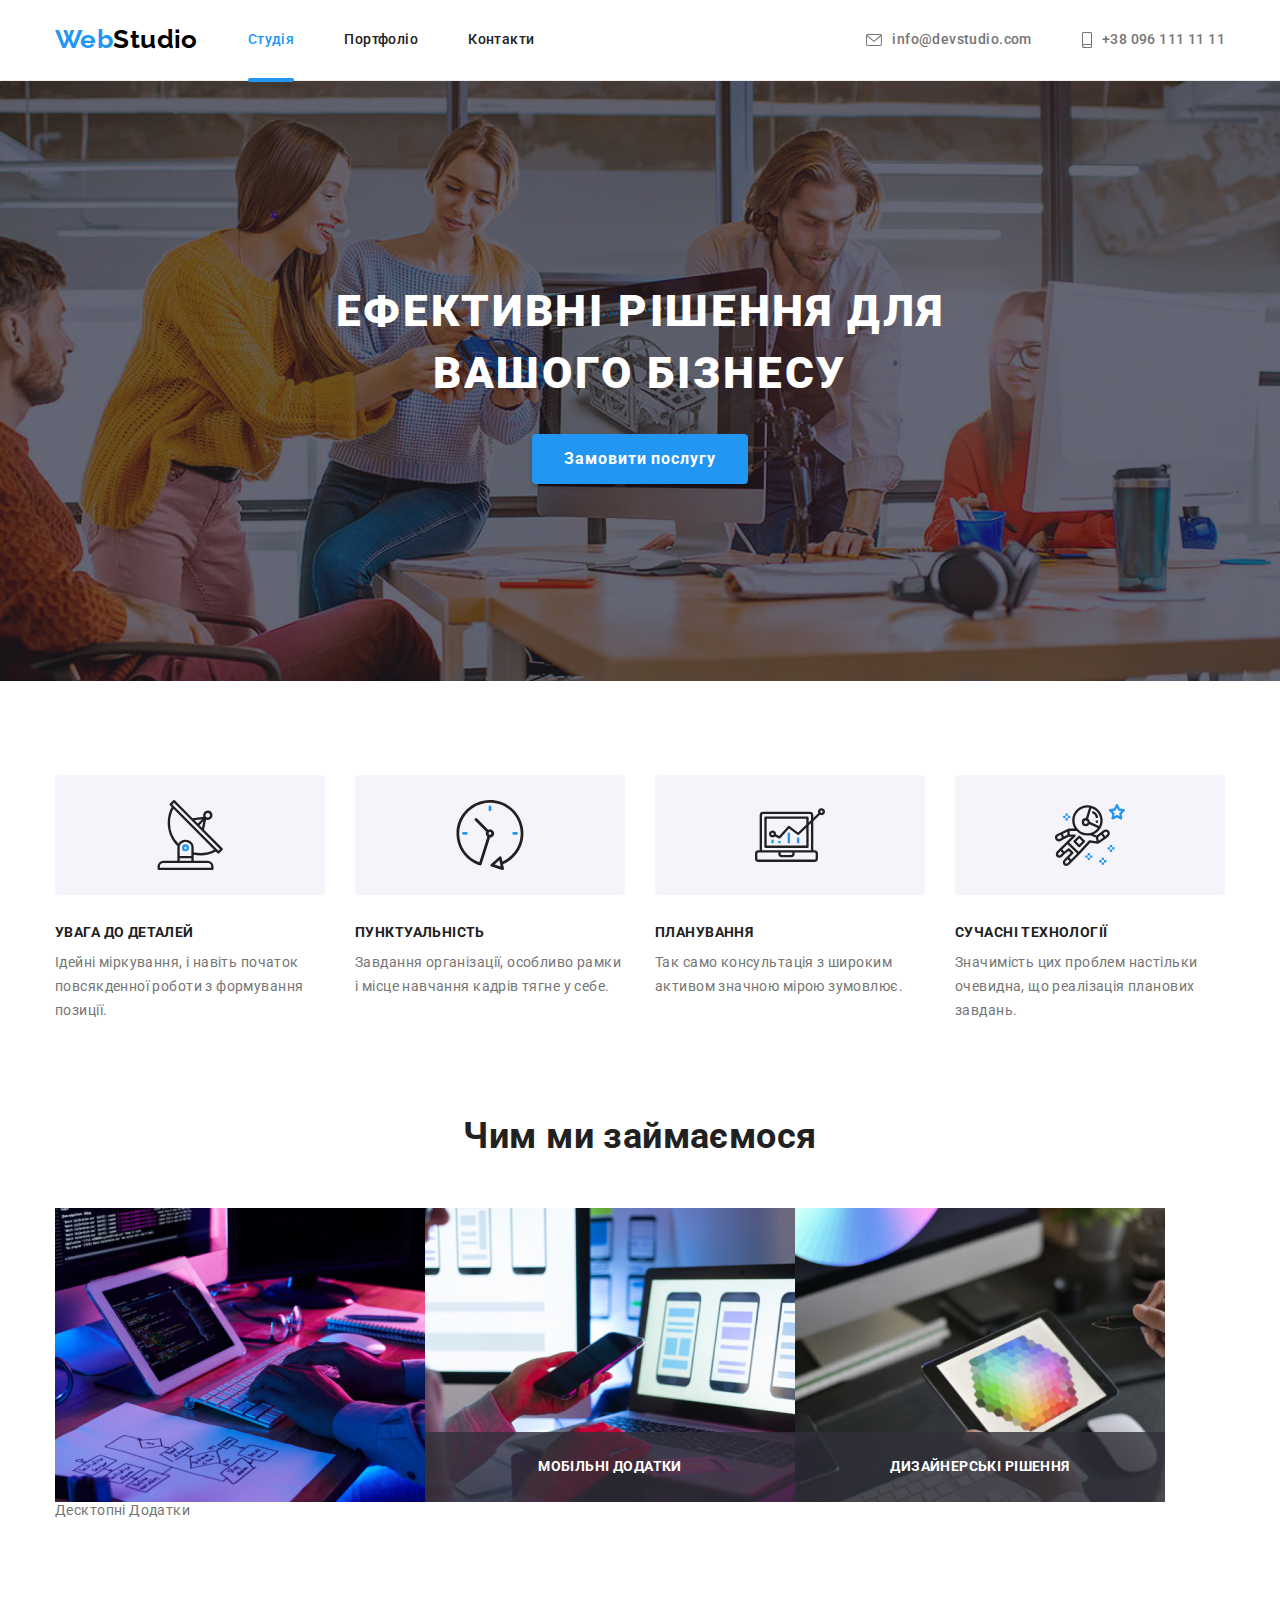
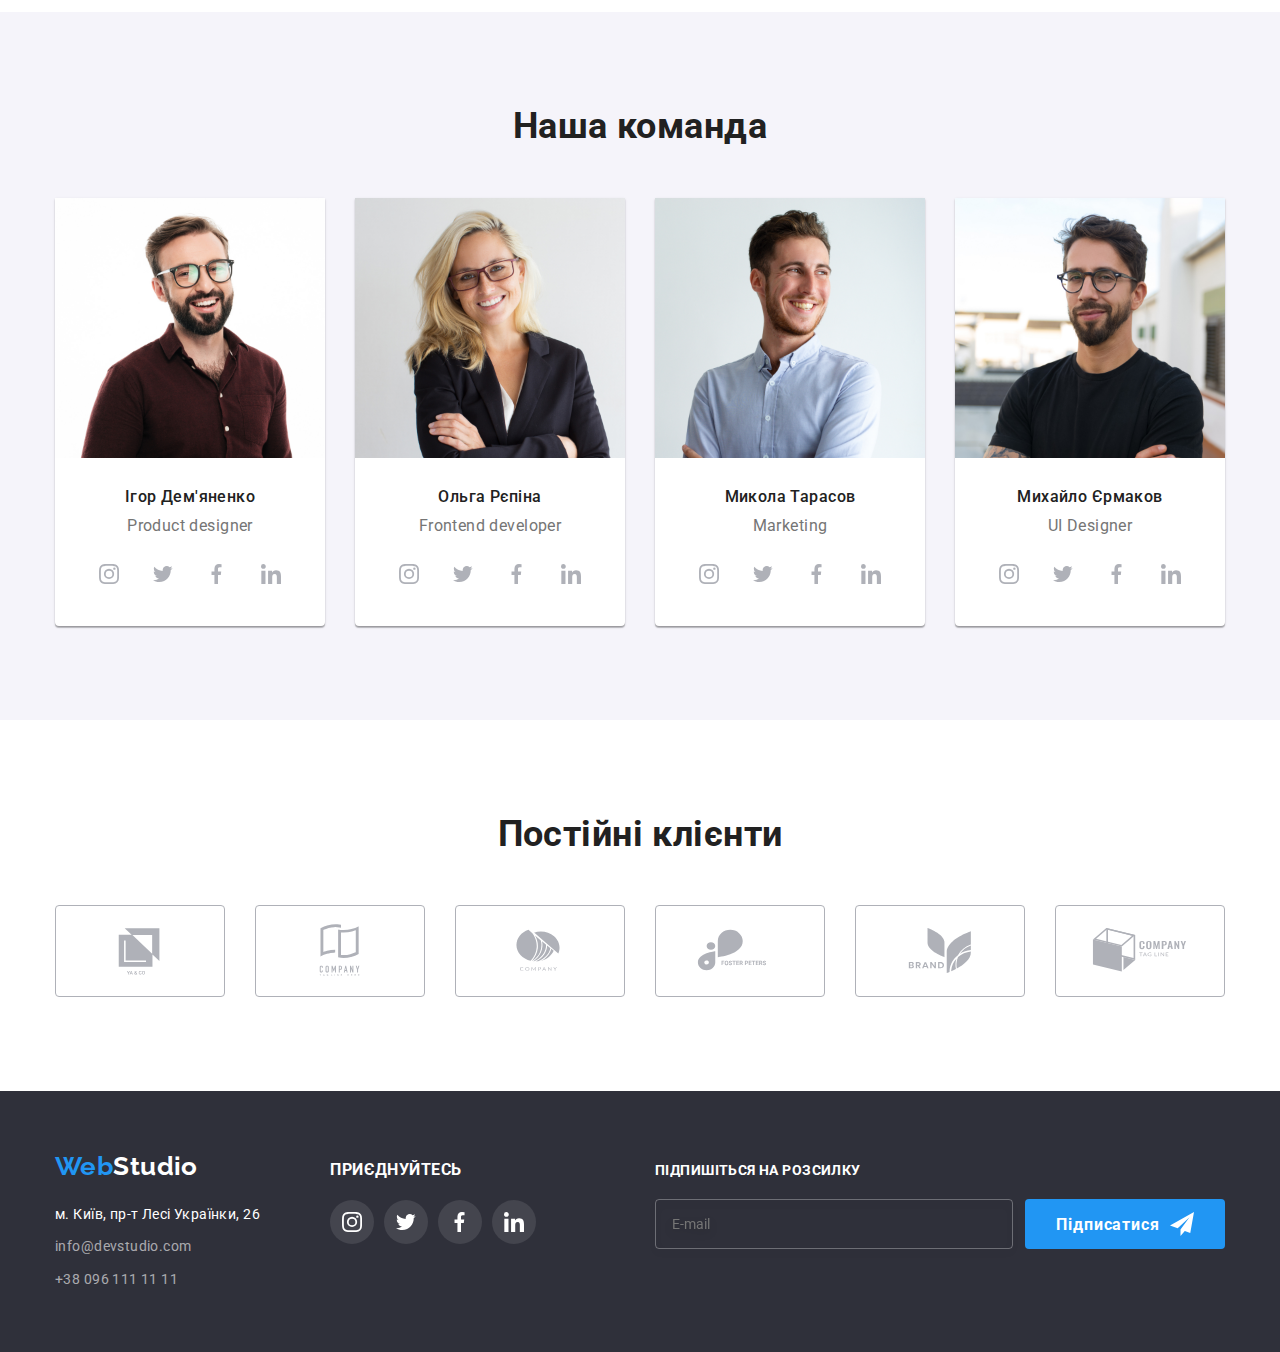
<file: index.html>
<!DOCTYPE html>
<html lang="uk">
  <head>
    <meta charset="UTF-8" />
    <meta http-equiv="X-UA-Compatible" content="IE=edge" />
    <meta name="viewport" content="width=device-width, initial-scale=1.0" />
    <title>Studio</title>
    <link rel="preconnect" href="https://fonts.googleapis.com" />
    <link rel="preconnect" href="https://fonts.gstatic.com" crossorigin />
    <link
      href="https://fonts.googleapis.com/css2?family=Raleway:wght@700&family=Roboto:wght@400;500;700;900&display=swap"
      rel="stylesheet"
    />
    <link rel="stylesheet" href="https://cdnjs.cloudflare.com/ajax/libs/modern-normalize/1.1.0/modern-normalize.min.css">
    <link rel="stylesheet" href="./css/main.min.css">
    <!-- <link rel="stylesheet" href="./css/styles.css" /> -->
  </head>
  <body class="page">
    <!--Buttons above-->

    <header class="header">
      <div class="container header__container">
      <nav class="nav">
        <a class="logo header__logo" href="./index.html" lang="en">
          Web<span class="header__logo-dark">Studio</span></a
        >
        <ul class="nav__list list">
          <li class="nav__item">
            <a class="nav__link nav__link--current" href="./index.html" target="_self">Студія</a>
          </li>
          <li class="nav__item">
            <a class="nav__link link" href="./portfolio.html" target="_self">Портфоліо</a>
          </li>
          <li class="nav__item">
            <a class="nav__link link" href="">Контакти</a>
          </li>
        </ul>
      </nav>
      <ul class="header__list list">
        <li class="header__contact-item">
          <a class="header__link link" href="mailto:info@devstudio.com">
            <svg class="header__icon" width="16" height="12">
              <use href="./images/icons.svg/symbol-defs-comp.svg#icon-envelope"></use></svg>info@devstudio.com</a>
        </li>
        <li class="header__contact-item">
          <a class="header__link link" href="tel:+380961111111">
            <svg class="header__icon" width="10" height="16">
              <use href="./images/icons.svg/symbol-defs-comp.svg#icon-smartphone"></use></svg>+38 096 111 11 11</a>
        </li>
      </ul>
    </div>
    </header>

    <!--Some notes in main section-->

    <main>
      <!-- Hero -->

      <section class="section hero__section">
        <h1 class="hero__title">Ефективні рішення для вашого бізнесу</h1>
        <button class="hero__btn" type="button" data-modal-open>Замовити послугу</button>
          <!-- MODAL WINDOW -->
          <div class="backdrop is-hidden" data-modal> 
            <div class="modal">
            <button class="modal__button" type="button"  data-modal-close>
              <svg class="modal__svg" width="11" height="11"><use href="./images/icons.svg/symbol-defs.svg#icon-closed"></use></svg>  
            </button>
            <!-- Register form -->
            <form class="form form__register" name="register-form" autocomplete="off" novalidate>
              <strong class="form__title">Залиште свої данні, ми вам передзвонимо</strong>
              <div class="form__group" role="group">
              <label class="form__label" for="name"><span class="form__text">Ім'я</span>
               
              <input class="form__input" type="text" name="name" />
              <svg class="form__svg" width="18" height="18">
                <use href="./images/icons.svg/symbol-modal.svg#icon-person"></use>
              </svg>
              
            </label>
        
              <label class="form__label" for="tel"><span class="form__text">Телефон</span>
              
              <input class="form__input" type="tel" name="tel" />
              <svg class="form__svg" width="18" height="18">
                <use href="./images/icons.svg/symbol-modal.svg#icon-phon"></use>
              </svg>
             
            </label>
                 
              <label class="form__label" for="mail"><span class="form__text">Пошта</span>
               
              <input class="form__input" type="email" name="mail" />
              <svg class="form__svg" width="18" height="18">
                <use href="./images/icons.svg/symbol-modal.svg#icon-email"></use>
              </svg>
               
            </label>
                 
              <label class="form__label"><span class="form__text">Коментар</span>
             <textarea class="form__comment" name="comment" rows="5" placeholder="Введіть текст"></textarea>
            </label>
              </div>

              <label class="form__agreement hidden">
                <input class="form__policy visually-hidden" type="checkbox" name="agree" />
               
                <span class="form--icon-checked"></span>
                <span class="form__agreement-span">Погоджуюсь з розсилкою та приймаю <a class="form__agreement-link" href="">Умови договору</a>
                </span>
              </label>
              <button class="form__button" type="submit">Відправити</button>
            </form>
            </div>
          </div>
      </section>

      <!-- About -->
      <section class="section about__section">
        <div class="container">
        <h2 class="visually-hidden">про</h2>
        <ul class="features">
          <li class="features__item">
            <div class="feature__icon-position">
            <svg class="feature__icon" width="70" height="70">
              <use href="./images/icons.svg/symbol-defs.svg#icon-antenna">
              </use>
            </svg>
            </div>
            <h3 class="feature__title">Увага до деталей</h3>
            <p class="feature__text">
              Ідейні міркування, і навіть початок повсякденної роботи з формування позиції.
            </p>
          </li>
          <li class="features__item">
            <div class="feature__icon-position">
            <svg class="feature__icon" width="70" height="70">
              <use href="./images/icons.svg/symbol-defs.svg#icon-clock">
              </use>
            </svg>
            </div>
            <h3 class="feature__title">Пунктуальність</h3>
            <p class="feature__text">
              Завдання організації, особливо рамки і місце навчання кадрів тягне у себе.
            </p>
          </li>
          <li class="features__item">
            <div class="feature__icon-position">
            <svg class="feature__icon" width="70" height="70">
              <use href="./images/icons.svg/symbol-defs.svg#icon-diagram">
              </use>
            </svg>
            </div>
            <h3 class="feature__title">Планування</h3>
            <p class="feature__text">Так само консультація з широким активом значною мірою зумовлює.</p>
          </li>
          <li class="features__item">
            <div class="feature__icon-position">
            <svg class="feature__icon" width="70" height="70">
              <use href="./images/icons.svg/symbol-defs.svg#icon-astronaut">
              </use>
            </svg>
            </div>
            <h3 class="feature__title">Сучасні технології</h3>
            <p class="feature__text">
              Значимість цих проблем настільки очевидна, що реалізація планових завдань.
            </p>
          </li>
        </ul>
        </div>
      </section>

      <!--Images-->

      <section class="section images__section">
        <div class="container">
        <h2 class="image__title">Чим ми займаємося</h2>
        <ul class="images__list">
          <li class="img__html">
            <div class="thumb">
            <img src="./images/main/img.jpg" alt="Печатає на планшеті" width="370" height="294" />
            <div class="thumb-text">Десктопні Додатки</div></div>
          </li>
          <li class="img-html">
            <div class="thumb">
            <img
              src="./images/main-2/img.jpg"
              alt="Печатає на комп'ютері"
              width="370"
              height="294"
            />
            <div class="thumb__text">Мобільні додатки</div></div>
          </li>
          <li class="img-html">
            <div class="thumb">
            <img src="./images/main-3/img.jpg" alt="Кольори на планшеті" width="370" height="294" />
            <div class="thumb__text">Дизайнерські рішення</div></div>
          </li>
        </ul>
        </div>
      </section>

      <!-- Our team -->

      <section class="section team__section">
        <div class="container">
        <h2 class="team__title">Наша команда</h2>
        <ul class="team__list">
          <li class="team__item">
            <img src="./images/our-team1/img.jpg" alt="team member" width="270" height="260" />
            <h3 class="team__title-item">Ігор Дем'яненко</h3>
            <p class="team__text" lang="en">Product designer</p>
            <ul class="team__socials-list">
              <li class="team__socials-item">
            <a class="team__list-icon" href="https://instagram.com" target="_blank" rel="noopener noreferrer" aria-label="Instagram">  
              <svg class="team__link-icon" width="20" height="20">
                  <use href="./images/icons.svg/symbol-defs-first.svg#icon-instagram"> </use>
                </svg>
              </a>
              </li>
              <li class="team__socials-item">
              <a class="team__list-icon" href="https://twitter.com" target="_blank" rel="noopener noreferrer" aria-label="Twitter">
                <svg class="team__link-icon" width="20" height="20">
                  <use href="./images/icons.svg/symbol-defs-first.svg#icon-twitter"></use>
                </svg>
              </a>
              </li>
              <li class="team__socials-item">
              <a class="team__list-icon" href="https://facebook.com" target="_blank" rel="noopener noreferrer" aria-label="Facebook">
                <svg class="team__link-icon" width="20" height="20">
                  <use href="./images/icons.svg/symbol-defs-first.svg#icon-facebook"></use>
                </svg>
              </a>
              </li>
              <li class="team__socials-item">
              <a class="team__list-icon" href="https://linkedin.com" target="_blank" rel="noopener noreferrer" aria-label="Linkedin">
                <svg class="team__link-icon" width="20" height="20">
                  <use href="./images/icons.svg/symbol-defs-first.svg#icon-linkedin"></use>
                </svg>
              </a>
              </li>
            </ul>
          </li>
          <li class="team__item">
            <img src="./images/our-team2/img.jpg" alt="team member" width="270" height="260" />
            <h3 class="team__title-item">Ольга Рєпіна</h3>
            <p class="team__text" lang="en">Frontend developer</p>
            <ul class="team__socials-list">
              <li class="team__socials-item">
                <a class="team__list-icon" href="https://instagram.com" target="_blank" rel="noopener noreferrer" aria-label="Instagram">  
                  <svg class="team__link-icon" width="20" height="20">
                      <use href="./images/icons.svg/symbol-defs-first.svg#icon-instagram"> </use>
                    </svg>
                  </a>
                  </li>
                  <li class="team__socials-item">
                  <a class="team__list-icon" href="https://twitter.com" target="_blank" rel="noopener noreferrer" aria-label="Twitter">
                    <svg class="team__link-icon" width="20" height="20">
                      <use href="./images/icons.svg/symbol-defs-first.svg#icon-twitter"></use>
                    </svg>
                  </a>
                  </li>
                  <li class="team__socials-item">
                  <a class="team__list-icon" href="https://facebook.com" target="_blank" rel="noopener noreferrer" aria-label="Facebook">
                    <svg class="team__link-icon" width="20" height="20">
                      <use href="./images/icons.svg/symbol-defs-first.svg#icon-facebook"></use>
                    </svg>
                  </a>
                  </li>
                  <li class="team__socials-item">
                  <a class="team__list-icon" href="https://linkedin.com" target="_blank" rel="noopener noreferrer" aria-label="Linkedin">
                    <svg class="team__link-icon" width="20" height="20">
                      <use href="./images/icons.svg/symbol-defs-first.svg#icon-linkedin"></use>
                    </svg>
                  </a>
                  </li>
                </ul>
              </li>
          </li>
          <li class="team__item">
            <img src="./images/our-team-3/img.jpg" alt="team member" width="270" height="260" />
            <h3 class="team__title-item">Микола Тарасов</h3>
            <p class="team__text" lang="en">Marketing</p>
            <ul class="team__socials-list">
              <li class="team__socials-item">
                <a class="team__list-icon" href="https://instagram.com" target="_blank" rel="noopener noreferrer" aria-label="Instagram">  
                  <svg class="team__link-icon" width="20" height="20">
                      <use href="./images/icons.svg/symbol-defs-first.svg#icon-instagram"> </use>
                    </svg>
                  </a>
                  </li>
                  <li class="team__socials-item">
                  <a class="team__list-icon" href="https://twitter.com" target="_blank" rel="noopener noreferrer" aria-label="Twitter">
                    <svg class="team__link-icon" width="20" height="20">
                      <use href="./images/icons.svg/symbol-defs-first.svg#icon-twitter"></use>
                    </svg>
                  </a>
                  </li>
                  <li class="team__socials-item">
                  <a class="team__list-icon" href="https://facebook.com" target="_blank" rel="noopener noreferrer" aria-label="Facebook">
                    <svg class="team__link-icon" width="20" height="20">
                      <use href="./images/icons.svg/symbol-defs-first.svg#icon-facebook"></use>
                    </svg>
                  </a>
                  </li>
                  <li class="team__socials-item">
                  <a class="team__list-icon" href="https://linkedin.com" target="_blank" rel="noopener noreferrer" aria-label="Linkedin">
                    <svg class="team__link-icon" width="20" height="20">
                      <use href="./images/icons.svg/symbol-defs-first.svg#icon-linkedin"></use>
                    </svg>
                  </a>
                  </li>
                </ul>
              </li>
          </li>
          <li class="team__item">
            <img src="./images/our-team4/img.jpg" alt="Team member" width="270" height="260" />
            <h3 class="team__title-item">Михайло Єрмаков</h3>
            <p class="team__text" lang="en">UI Designer</p>
            <ul class="team__socials-list">
              <li class="team__socials-item">
                <a class="team__list-icon" href="https://instagram.com" target="_blank" rel="noopener noreferrer" aria-label="Instagram">  
                  <svg class="team__link-icon" width="20" height="20">
                      <use href="./images/icons.svg/symbol-defs-first.svg#icon-instagram"> </use>
                    </svg>
                  </a>
                  </li>
                  <li class="team__socials-item">
                  <a class="team__list-icon" href="https://twitter.com" target="_blank" rel="noopener noreferrer" aria-label="Twitter">
                    <svg class="team__link-icon" width="20" height="20">
                      <use href="./images/icons.svg/symbol-defs-first.svg#icon-twitter"></use>
                    </svg>
                  </a>
                  </li>
                  <li class="team__socials-item">
                  <a class="team__list-icon" href="https://facebook.com" target="_blank" rel="noopener noreferrer" aria-label="Facebook">
                    <svg class="team__link-icon" width="20" height="20">
                      <use href="./images/icons.svg/symbol-defs-first.svg#icon-facebook"></use>
                    </svg>
                  </a>
                  </li>
                  <li class="team__socials-item">
                  <a class="team__list-icon" href="https://linkedin.com" target="_blank" rel="noopener noreferrer" aria-label="Linkedin">
                    <svg class="team__link-icon" width="20" height="20">
                      <use href="./images/icons.svg/symbol-defs-first.svg#icon-linkedin"></use>
                    </svg>
                  </a>
                  </li>
                </ul>
              </li>
        </ul>
        </div>
      </section>

      <!-- our clients -->

      <section class="section">
        <div class="container">
          <h2 class="section-title clients"> Постійні клієнти </h2>
          <ul class="list clients__list">
            <li class="client__item">
              <a class="client__link" href="">
                <svg class="client__icon" width="106" height="60">
                  <use href="./images/icons.svg/symbol-defs-comp.svg#icon-client-1"></use>
                </svg>
              </a>
            </li>
            <li class="client__item">
              <a class="client__link" href="">
                <svg class="client__icon" width="106" height="60">
                  <use href="./images/icons.svg/symbol-defs-comp.svg#icon-client-2"></use>
                </svg>
              </a>
            </li>
            <li class="client__item">
              <a class="client__link" href="">
                <svg class="client__icon" width="106" height="60">
                  <use href="./images/icons.svg/symbol-defs-comp.svg#icon-client-3"></use>
                </svg>
              </a>
            </li>
            <li class="client__item">
              <a class="client__link" href="">
                <svg class="client__icon" width="106" height="60">
                  <use href="./images/icons.svg/symbol-defs-comp.svg#icon-client-4"></use>
                </svg>
              </a>
            </li>
            <li class="client__item">
              <a class="client__link" href="">
                <svg class="client__icon" width="106" height="60">
                  <use href="./images/icons.svg/symbol-defs-comp.svg#icon-client-5"></use>
                </svg>
              </a>
            </li>
            <li class="client__item">
              <a class="client__link" href="">
                <svg class="client__icon" width="106" height="60">
                  <use href="./images/icons.svg/symbol-defs-comp.svg#icon-client-6"></use>
                </svg>
              </a>
            </li>

          </ul>
    </main>
    <footer class="footer">
      <div class="container footer__container">
        <div class="footer__info">
      <a class="footer__logo" href="./index.html" lang="en">
        Web<span class="logo__light">Studio</span>
      </a>
      <address class="footer__address">м. Київ, пр-т Лесі Українки, 26</address>
      <ul class="footer__list">
        <li class="footer__item">
          <a class="footer__link" href="mailto:info@devstudio.com">info@devstudio.com</a>
        </li>
        <li class="footer__item">
          <a class="footer__link" href="tel:+380961111111">+38 096 111 11 11</a>
        </li>
      </ul>
      </div>
      <div class="socials__section">
        <h3 class="socials__title">Приєднуйтесь</h3>
        <ul class="socials__footer">
          <li class="socials__footer-item">
            <a class="socials__footer-link" href="https://instagram.com">
            <svg class="socials__item-icon">
              <use href="./images/icons.svg/symbol-defs-first.svg#icon-instagram"></use>
            </svg>
            </a>
          </li>
          <li class="socials__footer-item">
            <a class="socials__footer-link" href="https://twitter.com">
            <svg class="socials__item-icon">
              <use href="./images/icons.svg/symbol-defs-first.svg#icon-twitter"></use>
            </svg>
            </a>
          </li>
          <li class="socials__footer-item">
            <a class="socials__footer-link" href="https://facebook.com">
            <svg class="socials__item-icon">
              <use href="./images/icons.svg/symbol-defs-first.svg#icon-facebook"></use>
            </svg>
            </a>
          </li>
          <li class="socials__footer-item">
            <a class="socials__footer-link" href="https://linkedin.com">
            <svg class="socials__item-icon">
              <use href="./images/icons.svg/symbol-defs-first.svg#icon-linkedin"></use>
            </svg>
            </a>
          </li>
        </ul>
      </div>
      <div class="subscribe">
        <strong class="subscribe__title">Підпишіться на розсилку</strong>
        <form class="subscribe__form">
          <div class="subscribe__container">
          <label class="subscribe__label">
            <input class="subscribe__input" type="email" name="email" placeholder="E-mail">
          </label>
        </div>
        <button class="subscribe__btn">Підписатися
          <svg class="subscribe__tg" width="24" height="24">
            <use href="./images/icons.svg/symbol-telegram.svg#icon-icon-send"></use>
          </svg>
        </button>
        </form>
      </div>
    </footer>
    <script src="./js/modal.js"></script>
  </body>
</html>
</file>
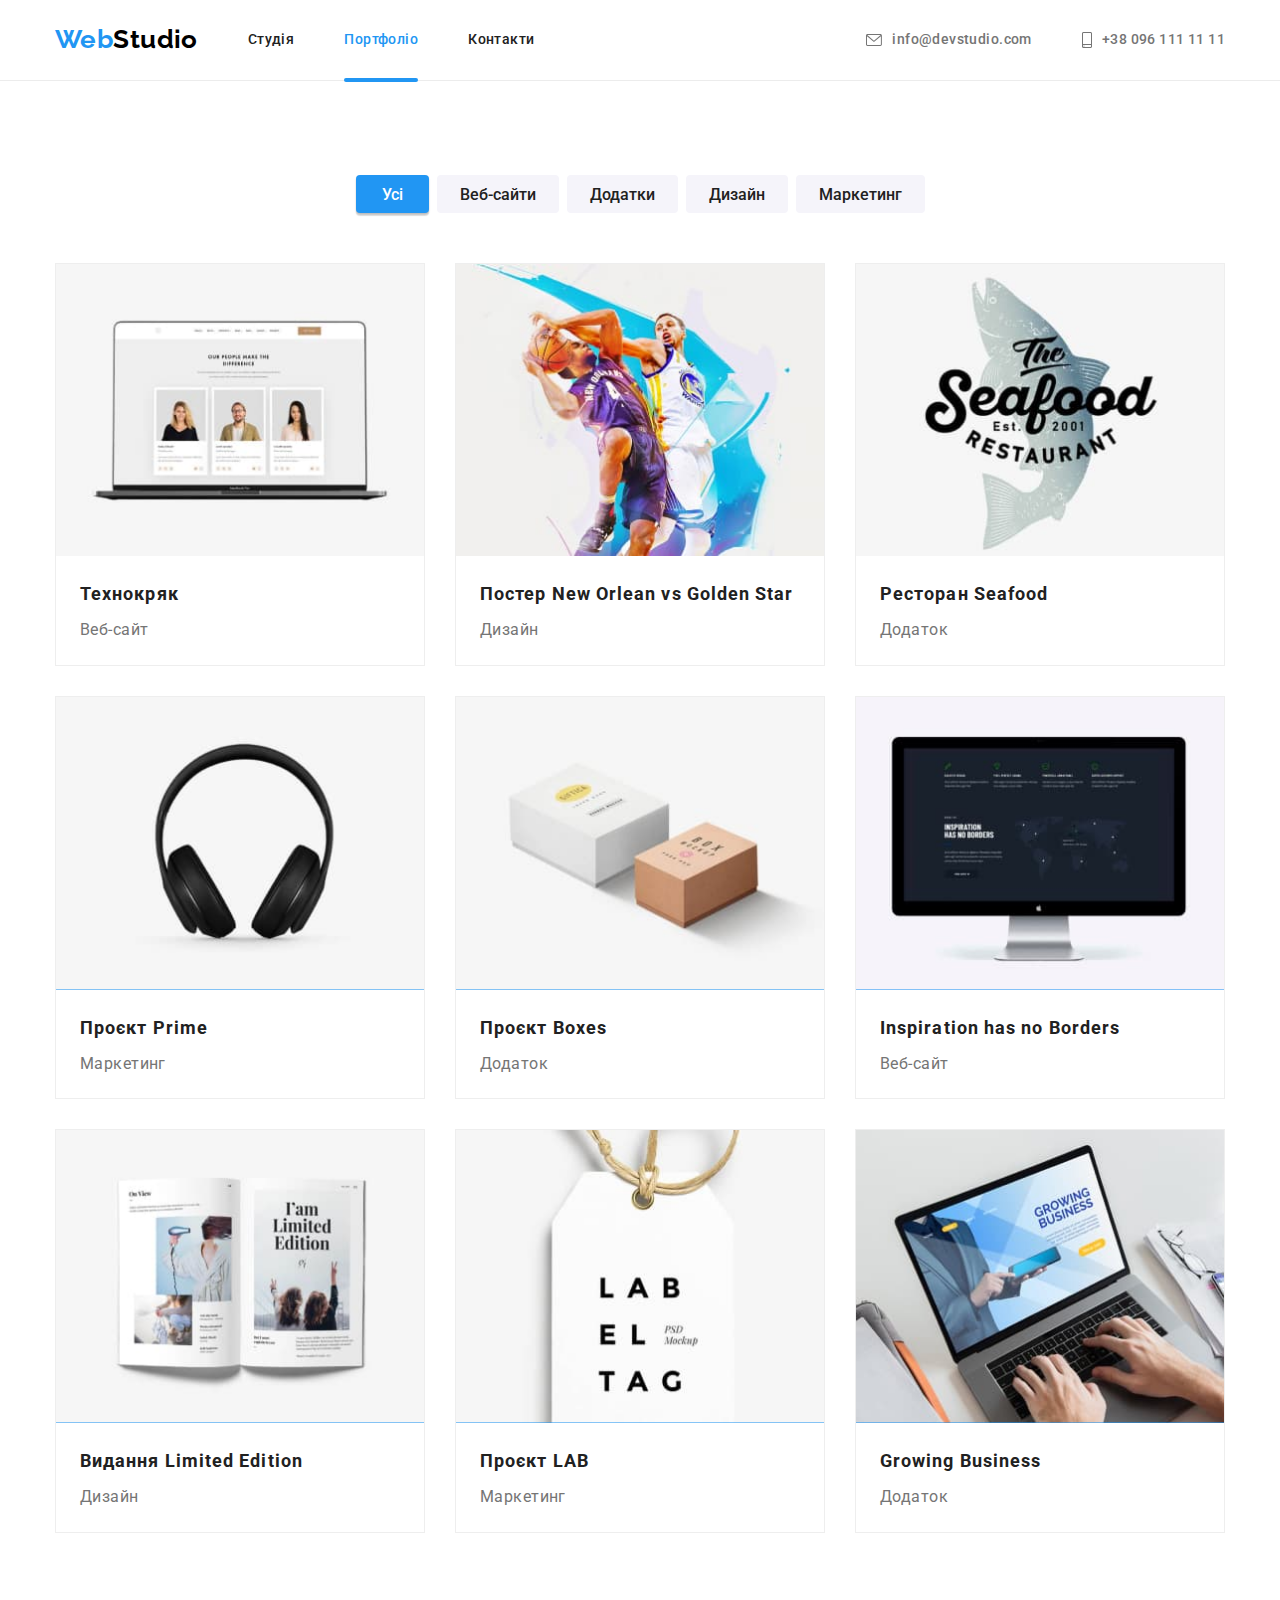
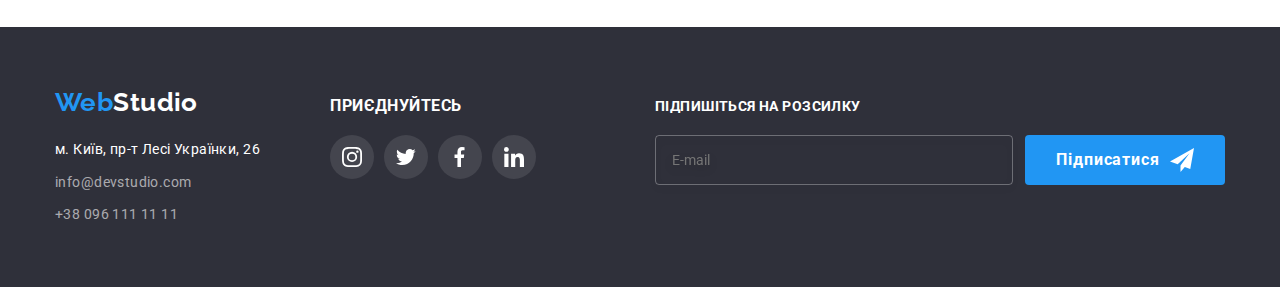
<file: portfolio.html>
<!DOCTYPE html>
<html lang="uk">
  <head>
    <meta charset="UTF-8" />
    <meta http-equiv="X-UA-Compatible" content="IE=edge" />
    <meta name="viewport" content="width=device-width, initial-scale=1.0" />
    <title>Studio</title>
    <link rel="preconnect" href="https://fonts.googleapis.com" />
    <link rel="preconnect" href="https://fonts.gstatic.com" crossorigin />
    <link
      href="https://fonts.googleapis.com/css2?family=Raleway:wght@700&family=Roboto:wght@400;500;700;900&display=swap"
      rel="stylesheet"
    />
    <link rel="stylesheet" href="https://cdnjs.cloudflare.com/ajax/libs/modern-normalize/1.1.0/modern-normalize.min.css">
    <link rel="stylesheet" href="./css/main.min.css">
    <!-- <link rel="stylesheet" href="./css/styles.css" /> -->
  </head>
  <body class="body">
    <!--Buttons above-->

    <header class="header">
      <div class="container header__container">
      <nav class="nav">
        <a class="logo header__logo" href="./index.html" lang="en">
          Web<span class="header__logo-dark">Studio</span></a
        >
        <ul class="nav__list list">
          <li class="nav__item">
            <a class="nav__link" href="./index.html" target="_self">Студія</a>
          </li>
          <li class="nav__item">
            <a class="nav__link nav__link--current" href="./portfolio.html" target="_self">Портфоліо</a>
          </li>
          <li class="nav__item">
            <a class="nav__link link" href="">Контакти</a>
          </li>
        </ul>
      </nav>
      <ul class="header__list list">
        <li class="header__contact-item">
          <a class="header__link link" href="mailto:info@devstudio.com">
            <svg class="header__icon" width="16" height="12">
              <use href="./images/icons.svg/symbol-defs-comp.svg#icon-envelope"></use></svg>info@devstudio.com</a>
        </li>
        <li class="header__contact-item">
          <a class="header__link link" href="tel:+380961111111">
            <svg class="header__icon" width="10" height="16">
              <use href="./images/icons.svg/symbol-defs-comp.svg#icon-smartphone"></use></svg>+38 096 111 11 11</a>
        </li>
      </ul>
    </div>
    </header>
    <!-- Main section -->

    <main class="main">
      <section class="portfolio__section section">
        <div class="container">
          <h1 class="visually-hidden">Links</h1>
        <ul class="portfolio__main">
          <li class="portfolio__item">
            <button class="portfolio__btn portfolio__btn--active" type="button">Усі</button>
          </li>
          <li class="portfolio__item">
            <button class="portfolio__btn" type="button">Веб-сайти</button>
          </li>
          <li class="portfolio__item">
            <button class="portfolio__btn" type="button">Додатки</button>
          </li>
          <li class="portfolio__item">
            <button class="portfolio__btn" type="button">Дизайн</button>
          </li>
          <li class="portfolio__item">
            <button class="portfolio__btn" type="button">Маркетинг</button>
          </li>
        </ul>
        
      <!-- Images -->
        <ul class="portfolio__list">
          <li class="portfolio__img">
            <a href="" class="portfolio__link">
            <div class="portfolio__th">
            <img
              class="img"
              src="./images/portfolio-img/img.jpg"
              alt="Зображення сайту"
              width="370"
              height="294"
            />
            <div class="portfolio__text"><p>Ресурс пропонує комплексні пропозиції з різним рівнем функціоналу та сервісів. Все це дозволить відвідувачу отримати вичерпні відомості про компанію чи приватну особу.</p></div>
                  </div>
            <div class="portfolio__text-img">
            <h2 class="title">Технокряк</h2>
            <p class="text">Веб-сайт</p>
            </div>
            </a>
          </li>
          <li class="portfolio__img">
            <a href="" class="portfolio__link">
            <div class="portfolio__th">
            <img
              class="img"
              src="./images/portfolio-img/img-1.jpg"
              alt="Баскетболісти"
              width="370"
              height="294"
            />
            <div class="portfolio__text"><p>Ресурс пропонує комплексні пропозиції з різним рівнем функціоналу та сервісів. Все це дозволить відвідувачу отримати вичерпні відомості про компанію чи приватну особу.</p></div>
                  </div>
            <div class="portfolio__text-img">
            <h2 class="title">Постер <span lang="en">New Orlean vs Golden Star</span></h2>
            <p class="text">Дизайн</p>
            </div>
            </a>
          </li>
          <li class="portfolio__img">
            <a href="" class="portfolio__link">
            <div class="portfolio__th">
            <img
              class="img"
              src="./images/portfolio-img/img-2.jpg"
              alt="Логотип ресторану"
              width="370"
              height="294"
            />
            <div class="portfolio__text"><p>Ресурс пропонує комплексні пропозиції з різним рівнем функціоналу та сервісів. Все це дозволить відвідувачу отримати вичерпні відомості про компанію чи приватну особу.</p></div>
                  </div>
            <div class="portfolio__text-img">
            <h2 class="title">Ресторан <span lang="en">Seafood</span></h2>
            <p class="text">Додаток</p>
            </div>
            </a>
          </li>
          <li class="portfolio__img">
            <a href="" class="portfolio__link">
            <div class="portfolio__th">
            <img
              class="img"
              src="./images/portfolio-img/img-3.jpg"
              alt="Навушники"
              width="370"
              height="294"
            />
            <div class="portfolio__text"><p>Ресурс пропонує комплексні пропозиції з різним рівнем функціоналу та сервісів. Все це дозволить відвідувачу отримати вичерпні відомості про компанію чи приватну особу.</p></div>
                  </div>
            <div class="portfolio__text-img">
            <h2 class="title">Проєкт <span lang="en">Prime</span></h2>
            <p class="text">Маркетинг</p>
            </div>
            </a>
          </li>
          <li class="portfolio__img">
            <a href="" class="portfolio__link">
            <div class="portfolio__th">
            <img
              class="img"
              src="./images/portfolio-img/img-4.jpg"
              alt="Коробки"
              width="370"
              height="294"
            />
            <div class="portfolio__text"><p>Ресурс пропонує комплексні пропозиції з різним рівнем функціоналу та сервісів. Все це дозволить відвідувачу отримати вичерпні відомості про компанію чи приватну особу.</p></div>
                  </div>
            <div class="portfolio__text-img">
            <h2 class="title">Проєкт <span lang="en">Boxes</span></h2>
            <p class="text">Додаток</p>
            </div>
            </a>
          </li>
          <li class="portfolio__img">
            <a href="" class="portfolio__link">
            <div class="portfolio__th">
            <img
              class="img"
              src="./images/portfolio-img/img-5.jpg"
              alt="Комп'ютер"
              width="370"
              height="294"
            />
            <div class="portfolio__text"><p>Ресурс пропонує комплексні пропозиції з різним рівнем функціоналу та сервісів. Все це дозволить відвідувачу отримати вичерпні відомості про компанію чи приватну особу.</p></div>
                  </div>
            <div class="portfolio__text-img">
            <h2 class="title" lang="en">Inspiration has no Borders</h2>
            <p class="text">Веб-сайт</p>
            </div>
            </a>
          </li>
          <li class="portfolio__img">
            <a href="" class="portfolio__link">
            <div class="portfolio__th">
            <img
              class="img"
              src="./images/portfolio-img/img-6.jpg"
              alt="Журнал"
              width="370"
              height="294"
            />
            <div class="portfolio__text"><p>Ресурс пропонує комплексні пропозиції з різним рівнем функціоналу та сервісів. Все це дозволить відвідувачу отримати вичерпні відомості про компанію чи приватну особу.</p></div>
                  </div>
            <div class="portfolio__text-img">
            <h2 class="title">Видання <span lang="en">Limited Edition</span></h2>
            <p class="text">Дизайн</p>
            </div>
            </a>
          </li>
          <li class="portfolio__img">
            <a href="" class="portfolio__link">
            <div class="portfolio__th">
            <img
              class="img"
              src="./images/portfolio-img/img-7.jpg"
              alt="Папірець з літерами"
              width="370"
              height="294"
            />
            <div class="portfolio__text"><p>Ресурс пропонує комплексні пропозиції з різним рівнем функціоналу та сервісів. Все це дозволить відвідувачу отримати вичерпні відомості про компанію чи приватну особу.</p></div>
                  </div>
            <div class="portfolio__text-img">
            <h2 class="title">Проєкт <span lang="en">LAB</span></h2>
            <p class="text">Маркетинг</p>
            </div>
            </a>
          </li>
          <li class="portfolio__img">
            <a href="" class="portfolio__link">
            <div class="portfolio__th">
            <img
              class="img"
              src="./images/portfolio-img/img-8.jpg"
              alt="Печатають на комп'ютері"
              width="370"
              height="294"
            />
            <div class="portfolio__text"><p>Ресурс пропонує комплексні пропозиції з різним рівнем функціоналу та сервісів. Все це дозволить відвідувачу отримати вичерпні відомості про компанію чи приватну особу.</p></div>
                  </div>
            <div class="portfolio__text-img">
            <h2 class="title" lang="en">Growing Business</h2>
            <p class="text">Додаток</p>
            </div>
            </a>
          </li>
        </ul>
      </div>
      </section>
    </main>
    <footer class="footer">
      <div class="container footer__container">
        <div class="footer__info">
      <a class="footer__logo" href="./index.html" lang="en">
        Web<span class="logo__light">Studio</span>
      </a>
      <address class="footer__address">м. Київ, пр-т Лесі Українки, 26</address>
      <ul class="footer__list">
        <li class="footer__item">
          <a class="footer__link" href="mailto:info@devstudio.com">info@devstudio.com</a>
        </li>
        <li class="footer__item">
          <a class="footer__link" href="tel:+380961111111">+38 096 111 11 11</a>
        </li>
      </ul>
      </div>
      <div class="socials__section">
        <h3 class="socials__title">Приєднуйтесь</h3>
        <ul class="socials__footer">
          <li class="socials__footer-item">
            <a class="socials__footer-link" href="https://instagram.com">
            <svg class="socials__item-icon">
              <use href="./images/icons.svg/symbol-defs-first.svg#icon-instagram"></use>
            </svg>
            </a>
          </li>
          <li class="socials__footer-item">
            <a class="socials__footer-link" href="https://twitter.com">
            <svg class="socials__item-icon">
              <use href="./images/icons.svg/symbol-defs-first.svg#icon-twitter"></use>
            </svg>
            </a>
          </li>
          <li class="socials__footer-item">
            <a class="socials__footer-link" href="https://facebook.com">
            <svg class="socials__item-icon">
              <use href="./images/icons.svg/symbol-defs-first.svg#icon-facebook"></use>
            </svg>
            </a>
          </li>
          <li class="socials__footer-item">
            <a class="socials__footer-link" href="https://linkedin.com">
            <svg class="socials__item-icon">
              <use href="./images/icons.svg/symbol-defs-first.svg#icon-linkedin"></use>
            </svg>
            </a>
          </li>
        </ul>
      </div>
      <div class="subscribe">
        <strong class="subscribe__title">Підпишіться на розсилку</strong>
        <form class="subscribe__form">
          <div class="subscribe__container">
          <label class="subscribe__label">
            <input class="subscribe__input" type="email" name="email" placeholder="E-mail">
          </label>
        </div>
        <button class="subscribe__btn">Підписатися
          <svg class="subscribe__tg" width="24" height="24">
            <use href="./images/icons.svg/symbol-telegram.svg#icon-icon-send"></use>
          </svg>
        </button>
        </form>
      </div>
    </footer>
    <script src="./js/modal.js"></script>
  </body>
</html>
</file>
<file: css/styles.css>
/* index.html */

/* :root {
  
  --accent-color: #2196f3;
  --title-text-color: #212121;
  --primary-text-color: #757575;
 
  --background-color: #ffffff;
 
  --logo-color: #000000;
  --footer-clr: #2f303a;
  --btn-clr: #f5f4fa;
  
  --transition-duration: 250ms cubic-bezier(0.4, 0, 0.2, 1);
} */

/* html {
  box-sizing: border-box;
}

*,
*::after, 
*::before {
  box-sizing: inherit;
} */

/* body {

  background: var(--background-color);
  color: var(--primary-text-color);

  font-family: 'Roboto', sans-serif;
  font-size: 14px;
  letter-spacing: 0.03em;
} */

/* container */

/* .container 
{
  width: 1200px;
  margin-left: auto;
  margin-right: auto;
  padding-left: 15px;
  padding-right: 15px;
} */

/* header navigation */
/* .nav
{
  display: flex;
  align-items: center;
}

.nav__link {
  display: block;
  padding-top: 32px;
  padding-bottom: 32px;
  color: var(--title-text-color);
  font-weight: 500;
  line-height: 1.14;
  transition: var(--transition-duration);
  
}
.nav__item
{
  margin-left: 50px;
}

.nav__list {
  margin: 0;
  display: flex;
  transition: color var(--transition-duration);
}

.nav__item .nav__link--current{
  position: relative;
  color: var(--accent-color);
}
.nav__link--current::after {
  content: '';
  position: absolute;
  width: 100%;
  height: 4px;
  left: 0;
  border-radius: 2px;
  border: transparent;
  background-color: var(--accent-color);
  bottom: -3%;
  display: block;
}
.nav__list .nav__link:hover,
.nav__list .nav__link:focus,
.nav__link.nav__link--current
{
  color: var(--accent-color);
} */
/* header information */
/* .header {
  border-bottom: 1px solid #ECECEC;;
  background-color: var(--background-color);
} */
/* .header__logo
{
  color: var(--accent-color);
  font-family: 'Raleway', sans-serif;
  font-weight: 700;
  font-size: 26px;
  line-height: 1.20;
}
.header__logo-dark {
  color: var(--logo-color);
  font-family: 'Raleway', sans-serif;
  font-weight: 700;
  font-size: 26px;
  line-height: 1.20;
  text-decoration: none;
} */
/* .header__container
{
  display: flex;
  align-items: center;

} */

/* .header__link {
  display: flex;
  align-items: center;
  font-weight: 500;
  line-height: 1.14;
  color: var(--primary-text-color);
  transition: color var(--transition-duration);

}
.header__list{
  display: flex;
  align-items: center;
  justify-content: center;
  margin: 0;
  margin-left: auto;
  transition: color var(--transition-duration);
}
.header__list .header__contact-item+.header__contact-item
{
  margin-left: 50px;
}
.header__icon{
  fill: currentColor;
  margin-right: 10px;
}

.header__icon:hover,
.header__icon:focus{
  fill: var();
}

.header__link:hover,
.header__link:focus
{
  color: var(--accent-color);
} */

/* Hero */

/* .section.hero__section {
  margin-left: auto;
  margin-right: auto;
  padding: 200px 0;
  background-color: #2f303a;
  text-align: center;
  height: 600px;
  max-width: 1600px;
  background-image: linear-gradient(to right,rgba(47, 48, 58, 0.4),rgba(47, 48, 58, 0.4)), url(../images/header/Img.jpg); 
  background-size: cover;
  background-position: center;
}

.hero__title {
  margin-left: auto;
  margin-right: auto;
  margin-top: 0;
  margin-bottom: 30px;
  width: 696px;
  color: var(--background-color);
  font-weight: 900;
  font-size: 44px;
  line-height: 1.4;
  letter-spacing: 0.06em;
  text-transform: uppercase;
} */

/* .hero__btn {
  display: inline-block;
  padding: 10px 32px;
  border-radius: 4px;
  min-width: 216px;
  height: 50px;
  background-color: var(--accent-color);
  color: var(--background-color);
  font-family: inherit;
  font-weight: 700;
  font-size: 16px;
  line-height: 1.8;
  letter-spacing: 0.06em;
  box-shadow: 0px 4px 4px rgba(0, 0, 0, 0.15);
  border: transparent;
  cursor: pointer;
  transition: background-color var(--transition-duration);
}
.hero__btn:hover,
.hero__btn:focus
{
  background-color: #188CE8;
} */

/* Modal window */
/* 
.backdrop{
  position: fixed;
  top: 0;
  left: 0;
  z-index: 10;
  width: 100%;
  height: 100%;
  background-color: rgba(0, 0, 0, 0.2);
  transition: opacity 250ms cubic-bezier(0.4, 0, 0.2, 1),
  visibility 250ms cubic-bezier(0.4, 0, 0.2, 1);
}
.modal{
  position: absolute;
  top: 50%;
  left: 50%;
  transform: translate(-50%, -50%);
  padding: 40px;
  width: 528px;
  min-height: 581px;
  background-color: var(--background-color);
  border-radius: 4px;
  box-shadow: 1px 0px 2px rgba(0, 0, 0, 0.2),
  1px 0px 1px rgba(0, 0, 0, 0.14),
  3px 0px 1px rgba(0, 0, 0, 0.12); 
}
.is-hidden{
  opacity: 0;
  pointer-events: none;
  visibility: hidden;
}
.modal__button{
  position: absolute;
  top: 8px;
  right: 8px;
  width: 30px;
  height: 30px;
  display: flex;
  align-items: center;
  justify-content: center;
  border: 0;
  background-color: transparent;
  border: 1px solid rgba(0, 0, 0, 0.1);
  border-radius: 50px;
  cursor: pointer;
}
.modal__button:hover,
.modal__button:focus
{
  border-color: var(--accent-color);
}
.modal__button:focus .modal-svg,
.modal__button:hover .modal-svg
{
  color: var(--accent-color);
}
.modal__svg
{
  fill: currentColor;
} */

/* register form */
/* .form__title
{
  display: block;
  margin-bottom: 12px;
  font-weight: 700;
  font-size: 20px;
  line-height: 1.15;
  letter-spacing: 0.03em;
  text-align: center;
  color: var(--logo-color);
}
.form__register
{
  display: flex;
  flex-direction: column;
}
.form__group
{
  display: flex;
  flex-direction: column;
  margin-bottom: 20px;
  gap: 10px;
}
.form__label 
{
  position: relative;
  display: flex;
  flex-direction: column;
}
.form__text
{
  margin-bottom: 4px;
  font-size: 12px;
  line-height: 1.16;
  letter-spacing: 0.01em;
  text-align: left;
}
.form__label:last-child
{
  margin-bottom: 0;
}
.form__input
{
  display: block;
  width: 100%;
  height: 40px;
  padding-left: 42px;
  padding-right: 42px;
  border: 1px solid rgba(33, 33, 33, 0.2);
  border-radius: 4px;
  cursor: pointer;
  transition: border-color var(--transition-duration);
}
.form__input:focus
{
  border: 1px solid var(--accent-color);
  outline: 1px solid var(--accent-color);
}
.form__svg
{
  position: absolute;
  bottom: 11px;
  left: 12px;
  transition: fill var(--transition-duration);
}
.form__input:focus + .form__svg
{
  fill: var(--accent-color);
}

.form__comment
{
  display: block;
  padding: 12px 16px;
  resize: none;
  width: 100%;
  height: 120px;
  font-size: 12px;
  line-height: 1.16;
  letter-spacing: 0.01em;
  color: rgba(117, 117, 117, 0.5);
  border: 1px solid rgba(33, 33, 33, 0.2);
  border-radius: 4px;
  transition: border-color var(--transition-duration);
}
.form--icon-checked
{
  display: block;
  width: 16px;
  height: 15px;
  background-image: url(../images/icons.svg/gap.svg);
  background-repeat: no-repeat;
  background-size: contain;

}
.form__policy:checked + .form--icon-checked
{
  background-image: url(../images/icons.svg/icon-check.svg);
  background-repeat: no-repeat;
  background-size: contain;
}

.form__comment:focus
{
  border: 1px solid var(--accent-color);
  outline: 1px solid var(--accent-color);
}
.form__agreement
{
  display: flex;
  align-items: center;
  justify-content: center;
  gap: 8px;
  margin-bottom: 30px;
}

.form__agreement-span
{
  font-weight: 400;
  line-height: 1.7;
  letter-spacing: 0.03em;
}
.form__agreement-link
{
  color: var(--accent-color);
  text-decoration: underline;
}

.form__button
{
  min-width: 200px;
  min-height: 50px;
  margin-right: auto;
  margin-left: auto;
  padding: 10px 52px;
  font-weight: 700;
  font-size: 16px;
  line-height: 1.63;
  letter-spacing: 0.06em;
  color: var(--background-color);
  background-color: var(--accent-color);
  border-style: none;
  box-shadow: 0px 4px 4px rgba(0, 0, 0, 0.15);
  border-radius: 4px;
  cursor: pointer;
  transition: color var(--transition-duration), background-color var(--transition-duration);
}
.form__button:focus,
.form__button:hover
{
  color: #FFFFFF;
  background-color: #188CE8;
} */

/* About section */


/* .section.about__section {
  padding-bottom: 0;
  background-color: var(--background-color);
} */

/* features */
/* .features
{
  display: flex;
  margin-top: 0;
  padding: 0;
}
.feature__title {
  font-size: 14px;
  text-transform: uppercase;
  margin: 0;
  line-height: 1.14;
  color: var(--title-text-color);
}
.features__item
{
  width: 270px;
}

.feature__text {
  margin: 0;
  margin-top: 10px;
  line-height: 1.7;
}

.features__item+.features__item
{

  margin-left: 30px;
}
.feature__icon-position
{
  display: flex;
  align-items: center;
  justify-content: center;
  border-radius: 4px;
  margin-bottom: 30px;
  width: 270px;
  height: 120px;
  background-color: #F5F4FA;

}
.feature__icon
{
  fill: currentColor;
} */
/* images */
/* .section.images__section
{
  padding-top: 94px;
  padding-bottom: 94px;
} */

/* .image__title
{
    margin: 0;
    text-align: center;
    color: var(--title-text-color);
    font-size: 36px;
    line-height: 1.16;
}

.section.images__section .images__list
{
  margin: 0;
  margin-top: 50px;
}
.images__list
{
  padding: 0;
  display: flex;
  flex-wrap: wrap;
}
.img__html+.img__html
{
  margin-left: 30px;
} */

/* thumb */

/* .thumb
{
  position: relative;
}

.thumb__text
{
  display: flex;
  height: 70px;
  justify-content: center;
  align-items: center;
  position: absolute;
  bottom: 0;
  left: 0;
  width: 370px;
  background-color: rgba(47, 48, 58, 0.8);
  font-weight: 700;
  font-size: 14px;
  line-height: 1.14;
  color: var(--background-color);
  text-transform: uppercase;
} */


/* team section */

/* .section.team__section {
  padding-top: 94px;
  padding-bottom: 94px;
  background-color: var(--btn-clr);
}

.team__title
{
    margin: 0;
    text-align: center;
    color: var(--title-text-color);
    font-size: 36px;
    line-height: 1.16;
}

.team__item {
  border-radius: 0px 0px 4px 4px;
  box-shadow: 0px 1px 3px rgba(0, 0, 0, 0.12), 0px 1px 1px rgba(0, 0, 0, 0.14), 0px 2px 1px rgba(0, 0, 0, 0.2);
  background-color: var(--background-color);
}

.team__title-item {
  padding-top: 30px;
  text-align: center;
  color: var(--title-text-color);
  font-weight: 500;
  font-size: 16px;
  line-height: 1.18;
}

.team__text {
  margin-top: 10px;
  margin-bottom: 16px;
  text-align: center;
  font-size: 16px;
  line-height: 1.18;
}

.team__list
{
  display: flex;
  flex-wrap: wrap;
  padding: 0;
  margin: 0;
  margin-top: 50px;
}

.team__list .team__item+.team__item 
{
  width: 270;
  margin-left: 30px;
}
.team__socials-list{
  display: flex;
  padding-bottom: 30px;
  gap: 10px;
  justify-content: center;
}
.team__list-icon
{
  display: flex;
  align-items: center;
  justify-content: center;
  width: 44px;
  height: 44px;
  border-radius: 50%;
  transition: background-color var(--transition-duration);
}
.team__link-icon{
  fill: #AFB1B8;
  transition: fill var(--transition-duration);
}
.team__list-icon:hover,
.team__list-icon:focus{
  background-color: var(--accent-color);
}
.team__list-icon:hover .team__link-icon,
.team__list-icon:focus .team__link-icon{
  fill: var(--background-color);
} */

/* clients section */


/* .section-title.clients{
  margin-bottom: 50px;
}
.client__link{
  display: flex;
  align-items: center;
  justify-content: center;
  width: 170px;
  height: 92px;
  border: 1px solid #AFB1B8;
  border-radius: 4px;
  color: #AFB1B8;
  transition: color var(--transition-duration), border-color var(--transition-duration);
}
.clients__list{
  display: flex;
  align-items: center;
  justify-content: center;
  gap: 30px;
}

.client__icon
{
  fill: currentColor;
}

.client__link:hover,
.client__link:focus
{
  border-color: var(--accent-color);
  color: var(--accent-color);
}
.client__link:hover .client__icon,
.client__link:focus .client__icon{
  fill: var(--accent-color);
} */
/* Footer */

/* .footer {
  padding-top: 60px;
  padding-bottom: 60px;
  background-color: var(--footer-clr);
}
.footer__container{
  display: flex;
  align-items: baseline;
} */
/* .footer__logo {
  color: var(--accent-color);
  font-family: 'Raleway', sans-serif;
  font-weight: 700;
  font-size: 26px;
  line-height: 1.20;
}
.logo__light {
  color: var(--background-color);
  font-family: 'Raleway', sans-serif;
  font-weight: 700;
  font-size: 26px;
  line-height: 1.2;
} */
/* footer info */
/* .footer__info{
  margin-right: 70px;
}
.footer__address {
  margin-bottom: 9px;
  margin-top: 20px;
  color: var(--background-color);
  font-style: normal;
  font-weight: 400;
  line-height: 1.7;
}

.footer__link{
  margin: 0;
  line-height: 1.7;
  color: var(--background-color);
  color: rgba(255, 255, 255, 0.6);
  transition: var(--transition-duration);
}

.footer__link:hover,
.footer__link:focus
{
  color: var(--accent-color);
}
.footer__list .footer__item+.footer__item{
  margin-top: 9px;
}
.footer__list
{
  padding: 0;
  margin: 0;
  transition: color var(--transition-duration);
} */
/* socials footer */
/* .socials__title{
  margin-bottom: 20px;
  font-weight: 700;
  line-height: 1.14;
  text-transform: uppercase;
  letter-spacing: 0.03em;
  color: var(--background-color);
}
.socials__footer{
  display: flex;
  gap: 10px;
}

.socials__footer-link
{
  display: flex;
  align-items: center;
  justify-content: center;
  width: 44px;
  height: 44px;
  border-radius: 50%;
  background-color: #ffffff1a;
  color: var(--background-color);
  transition: background-color var(--transition-duration);
}
.socials__footer-link:hover,
.socials__footer-link:focus
{
  background-color: var(--accent-color);
}
.socials__item-icon{
  fill: currentColor;
  width: 20px;
  height: 20px;
} */

/* subscription footer part */
/* .subscribe
{
  margin-left: auto;
}
.subscribe__title{
  margin-bottom: 20px;
  font-weight: 700;
  line-height: 1.14;
  text-transform: uppercase;
  letter-spacing: 0.03em;
  color: var(--background-color);
}
.subscribe__form
{
  display: flex;
  align-items: center;
  gap: 12px;
}

.subscribe__container
{
  display: flex;
  flex-direction: column;
  margin-top: 20px;
}
.subscribe__input
{
  color: var(--background-color);
}

.subscribe__form input 
{
  width: 358px;
  padding-top: 16px;
  padding-right: 295px;
  padding-bottom: 16px;
  padding-left: 16px;
  background-color: transparent;
  border: 1px solid rgba(255, 255, 255, 0.3);
  filter: drop-shadow(0px 4px 4px rgba(0, 0, 0, 0.15));
  border-radius: 4px;
} */
/* .subscribe__btn
{
  display: flex;
  align-items: center;
  justify-content: center;
  padding-top: 10px;
  padding-right: 28px;
  padding-bottom: 10px;
  padding-left: 28px;
  border-radius: 4px;
  gap: 10px;
  width: 200px;
  height: 50px;
  border: 0;
  font-size: 16px;
  line-height: 1.6;
  letter-spacing: 0.06em;
  font-weight: 700;
  color: var(--background-color);
  background-color: var(--accent-color);
  margin-top: 20px;
  cursor: pointer;
  
}
.subscribe__btn:focus,
.subscribe__btn:hover
{
  background-color: #188CE8;
  transition: background-color var(--transition-duration);
} */
/* .subscribe__tg
{
  fill: var(--background-color);
} */
/* portfolio filter buttons */

/* .portfolio__btn {
  display: inline-block;
  padding: 6px 22px;
  min-width: 73px;
  height: 38px;
  border: 1px solid transparent;
  border-radius: 4px;
  background-color: var(--btn-clr);
  color: var(--title-text-color);
  font-family: inherit;
  cursor: pointer;
  font-weight: 500;
  font-size: 16px;
  line-height: 1.6;
  transition: color var(--transition-duration), background-color var(--transition-duration), box-shadow var(--transition-duration);
}

.portfolio__btn.portfolio__btn--active,
.portfolio__btn:hover,
.portfolio__btn:focus {
  background-color: var(--accent-color);
  color: var(--background-color);
  box-shadow: 0px 3px 1px rgba(0, 0, 0, 0.1), 0px 1px 2px rgba(0, 0, 0, 0.08), 0px 2px 2px rgba(0, 0, 0, 0.12);
  border-radius: 4px;
} */
 

/* .portfolio__main
{
  display: flex;
  justify-content: center;
  
}

.portfolio__main .portfolio__item+.portfolio__item
{
  margin-left: 8px;
} */
/* Portfolio images */
/* .section-main
{
  padding-bottom: 94px;
}

.portfolio__img {
  box-sizing: border-box;
  border: 1px solid #EEEEEE;
  background-color: var(--background-color);
  transition: box-shadow var(--transition-duration);
}
.portfolio__img:hover
{
  box-shadow: 0px 1px 1px rgba(0, 0, 0, 0.12), 0px 4px 4px rgba(0, 0, 0, 0.06), 1px 4px 6px rgba(0, 0, 0, 0.16);
}

.portfolio__th
{
  position: relative;
  overflow: hidden;
}

.portfolio__text
{
  position: absolute;
  width: 100%;
  height: 100%;
  top: 0;
  left: 0;
  padding: 63px 24px;
  color: var(--background-color);
  background-color: rgba(33, 150, 243, 0.9);
  font-size: 18px;
  line-height: 1.33;
  transform: translateY(100%);
  transition: transform var(--transition-duration);
}
.portfolio__link:hover .portfolio__text,
.portfolio__link:focus .portfolio__text
{
    opacity: 1;
    transform: translateY(0);

} */

/* Filter`s text style */
/* .portfolio__list
{
  display: flex;
  flex-wrap: wrap;
  padding: 0;
  margin: 0;
  margin-top: 50px;
}
.portfolio__text-img
{
  padding-top: 20px;
  padding-bottom: 20px;
  padding-left: 24px;
  padding-right: 24px;
}
.portfolio__img{
  width: 370px;
  margin-right: 30px;
  margin-bottom: 30px;
}

.portfolio__img:nth-child(3n)
{
  margin-right: 0;
}
.portfolio__img:nth-last-child(-n + 3)
{
  margin-bottom: 0;
}
.portfolio__list .title {
  margin-bottom: 4px;
  color: var(--title-text-color);
  font-weight: 700;
  font-size: 18px;
  line-height: 2;
  letter-spacing: 0.06em;
}

.portfolio__list .text {
  font-size: 16px;
  line-height: 1.8;
} */

/* hide extra things */

/* Sections style */

/* .section-title {
  margin: 0;
  text-align: center;
  color: var(--title-text-color);
  font-size: 36px;
  line-height: 1.16;
} */

/* .section
{
  padding-top: 94px;
  padding-bottom: 94px;
} */

/* a {
  text-decoration: none;
  color: inherit;
}

ul {
  list-style: none;
  padding-left: 0;
  margin: 0;
}
h1,
h2,
h3,
h4,
h5,
h6,
p{
  margin: 0;
}
img{
  display: block;
  max-width: 100%;
  height: auto;
}
input {
  display: block;
}
textarea{
  resize: vertical;
} */
/* .visually-hidden
{
  position: absolute;
  width: 1px;
  height: 1px;
  margin: -1px;
  border: 0;
  padding: 0;
  white-space: nowrap;
  clip-path: inset(100%);
  clip: rect(0 0 0 0);
  overflow: hidden;
} */
</file>
<file: css/main.min.css>
:root{--accent-color: #2196f3;--title-text-color: #212121;--primary-text-color: #757575;--background-color: #ffffff;--logo-color: #000000;--footer-clr: #2f303a;--btn-clr: #f5f4fa;--transition-duration: 250ms cubic-bezier(0.4, 0, 0.2, 1)}.visually-hidden{position:absolute;width:1px;height:1px;margin:-1px;border:0;padding:0;white-space:nowrap;-webkit-clip-path:inset(100%);clip-path:inset(100%);clip:rect(0 0 0 0);overflow:hidden}html{-webkit-box-sizing:border-box;box-sizing:border-box}*,*::after,*::before{-webkit-box-sizing:inherit;box-sizing:inherit}a{text-decoration:none;color:inherit}ul{list-style:none;padding-left:0;margin:0}h1,h2,h3,h4,h5,h6,p{margin:0}img{display:block;max-width:100%;height:auto}input{display:block}textarea{resize:vertical}body{background:var(--background-color);color:var(--primary-text-color);font-family:"Roboto",sans-serif;font-size:14px;letter-spacing:.03em}.section{padding-top:94px;padding-bottom:94px}.section.images__section{padding-top:94px;padding-bottom:94px}.section-title{margin:0;text-align:center;color:var(--title-text-color);font-size:36px;line-height:1.16}.container{width:1200px;margin-left:auto;margin-right:auto;padding-left:15px;padding-right:15px}.nav{display:-webkit-box;display:-ms-flexbox;display:flex;-webkit-box-align:center;-ms-flex-align:center;align-items:center}.nav__link{display:block;padding-top:32px;padding-bottom:32px;color:var(--title-text-color);font-weight:500;line-height:1.14;-webkit-transition:var(--transition-duration);transition:var(--transition-duration)}.nav__link:hover,.nav__link:focus,.nav__link.nav__link--current{color:var(--accent-color)}.nav__link--current{position:relative;color:var(--accent-color)}.nav__link--current::after{content:"";position:absolute;width:100%;height:4px;left:0;border-radius:2px;border:rgba(0,0,0,0);background-color:var(--accent-color);bottom:-3%;display:block}.nav__item{margin-left:50px}.nav__list{margin:0;display:-webkit-box;display:-ms-flexbox;display:flex;-webkit-transition:color var(--transition-duration);transition:color var(--transition-duration)}.header{border-bottom:1px solid #ececec;background-color:var(--background-color)}.header__container{display:-webkit-box;display:-ms-flexbox;display:flex;-webkit-box-align:center;-ms-flex-align:center;align-items:center}.section.hero__section{margin-left:auto;margin-right:auto;padding:200px 0;background-color:#2f303a;text-align:center;height:600px;max-width:1600px;background-image:-webkit-gradient(linear, left top, right top, from(rgba(47, 48, 58, 0.4)), to(rgba(47, 48, 58, 0.4))),url(../images/header/Img.jpg);background-image:linear-gradient(to right, rgba(47, 48, 58, 0.4), rgba(47, 48, 58, 0.4)),url(../images/header/Img.jpg);background-size:cover;background-position:center}.hero__title{margin-left:auto;margin-right:auto;margin-top:0;margin-bottom:30px;width:696px;color:var(--background-color);font-weight:900;font-size:44px;line-height:1.4;letter-spacing:.06em;text-transform:uppercase}.footer{padding-top:60px;padding-bottom:60px;background-color:var(--footer-clr)}.footer__container{display:-webkit-box;display:-ms-flexbox;display:flex;-webkit-box-align:baseline;-ms-flex-align:baseline;align-items:baseline}.footer__info{margin-right:70px}.footer__address{margin-bottom:9px;margin-top:20px;color:var(--background-color);font-style:normal;font-weight:400;line-height:1.7}.footer__link{margin:0;line-height:1.7;color:var(--background-color);color:rgba(255,255,255,.6);-webkit-transition:var(--transition-duration);transition:var(--transition-duration)}.footer__link:hover,.footer__link:focus{color:var(--accent-color)}.footer__list .footer__item+.footer__item{margin-top:9px}.footer__list{padding:0;margin:0;-webkit-transition:color var(--transition-duration);transition:color var(--transition-duration)}.section.about__section{padding-bottom:0;background-color:var(--background-color)}.features{display:-webkit-box;display:-ms-flexbox;display:flex;margin-top:0;padding:0}.feature__title{font-size:14px;text-transform:uppercase;margin:0;line-height:1.14;color:var(--title-text-color)}.features__item{width:270px}.feature__text{margin:0;margin-top:10px;line-height:1.7}.features__item+.features__item{margin-left:30px}.feature__icon-position{display:-webkit-box;display:-ms-flexbox;display:flex;-webkit-box-align:center;-ms-flex-align:center;align-items:center;-webkit-box-pack:center;-ms-flex-pack:center;justify-content:center;border-radius:4px;margin-bottom:30px;width:270px;height:120px;background-color:#f5f4fa}.feature__icon{fill:currentColor}.image__title{margin:0;text-align:center;color:var(--title-text-color);font-size:36px;line-height:1.16}.section.images__section .images__list{margin:0;margin-top:50px}.images__list{padding:0;display:-webkit-box;display:-ms-flexbox;display:flex;-ms-flex-wrap:wrap;flex-wrap:wrap}.img__html+.img__html{margin-left:30px}.thumb{position:relative}.thumb__text{display:-webkit-box;display:-ms-flexbox;display:flex;height:70px;-webkit-box-pack:center;-ms-flex-pack:center;justify-content:center;-webkit-box-align:center;-ms-flex-align:center;align-items:center;position:absolute;bottom:0;left:0;width:370px;background-color:rgba(47,48,58,.8);font-weight:700;font-size:14px;line-height:1.14;color:var(--background-color);text-transform:uppercase}.section.team__section{padding-top:94px;padding-bottom:94px;background-color:var(--btn-clr)}.team__title{margin:0;text-align:center;color:var(--title-text-color);font-size:36px;line-height:1.16}.team__title-item{padding-top:30px;text-align:center;color:var(--title-text-color);font-weight:500;font-size:16px;line-height:1.18}.team__item{border-radius:0px 0px 4px 4px;-webkit-box-shadow:0px 1px 3px rgba(0,0,0,.12),0px 1px 1px rgba(0,0,0,.14),0px 2px 1px rgba(0,0,0,.2);box-shadow:0px 1px 3px rgba(0,0,0,.12),0px 1px 1px rgba(0,0,0,.14),0px 2px 1px rgba(0,0,0,.2);background-color:var(--background-color)}.team__text{margin-top:10px;margin-bottom:16px;text-align:center;font-size:16px;line-height:1.18}.team__list{display:-webkit-box;display:-ms-flexbox;display:flex;-ms-flex-wrap:wrap;flex-wrap:wrap;padding:0;margin:0;margin-top:50px}.team__list-icon{display:-webkit-box;display:-ms-flexbox;display:flex;-webkit-box-align:center;-ms-flex-align:center;align-items:center;-webkit-box-pack:center;-ms-flex-pack:center;justify-content:center;width:44px;height:44px;border-radius:50%;-webkit-transition:background-color var(--transition-duration);transition:background-color var(--transition-duration)}.team__list-icon:hover,.team__list-icon:focus{background-color:var(--accent-color)}.team__list-icon:hover .team__link-icon,.team__list-icon:focus .team__link-icon{fill:var(--background-color)}.team__list .team__item+.team__item{width:270;margin-left:30px}.team__socials-list{display:-webkit-box;display:-ms-flexbox;display:flex;padding-bottom:30px;gap:10px;-webkit-box-pack:center;-ms-flex-pack:center;justify-content:center}.team__link-icon{fill:#afb1b8;-webkit-transition:fill var(--transition-duration);transition:fill var(--transition-duration)}.section-title.clients{margin-bottom:50px}.client__link{display:-webkit-box;display:-ms-flexbox;display:flex;-webkit-box-align:center;-ms-flex-align:center;align-items:center;-webkit-box-pack:center;-ms-flex-pack:center;justify-content:center;width:170px;height:92px;border:1px solid #afb1b8;border-radius:4px;color:#afb1b8;-webkit-transition:color var(--transition-duration),border-color var(--transition-duration);transition:color var(--transition-duration),border-color var(--transition-duration)}.client__link:hover,.client__link:focus{border-color:var(--accent-color);color:var(--accent-color)}.client__link:hover .client__icon,.client__link:focus .client__icon{fill:var(--accent-color)}.clients__list{display:-webkit-box;display:-ms-flexbox;display:flex;-webkit-box-align:center;-ms-flex-align:center;align-items:center;-webkit-box-pack:center;-ms-flex-pack:center;justify-content:center;gap:30px}.client__icon{fill:currentColor}.subscribe{margin-left:auto}.subscribe__title{margin-bottom:20px;font-weight:700;line-height:1.14;text-transform:uppercase;letter-spacing:.03em;color:var(--background-color)}.subscribe__form{display:-webkit-box;display:-ms-flexbox;display:flex;-webkit-box-align:center;-ms-flex-align:center;align-items:center;gap:12px}.subscribe__container{display:-webkit-box;display:-ms-flexbox;display:flex;-webkit-box-orient:vertical;-webkit-box-direction:normal;-ms-flex-direction:column;flex-direction:column;margin-top:20px}.subscribe__input{color:var(--background-color)}.subscribe__form input{width:358px;padding-top:16px;padding-right:295px;padding-bottom:16px;padding-left:16px;background-color:rgba(0,0,0,0);border:1px solid rgba(255,255,255,.3);-webkit-filter:drop-shadow(0px 4px 4px rgba(0, 0, 0, 0.15));filter:drop-shadow(0px 4px 4px rgba(0, 0, 0, 0.15));border-radius:4px}.subscribe__tg{fill:var(--background-color)}.portfolio__main{display:-webkit-box;display:-ms-flexbox;display:flex;-webkit-box-pack:center;-ms-flex-pack:center;justify-content:center}.portfolio__main .portfolio__item+.portfolio__item{margin-left:8px}.section-main{padding-bottom:94px}.portfolio__img{-webkit-box-sizing:border-box;box-sizing:border-box;border:1px solid #eee;background-color:var(--background-color);-webkit-transition:-webkit-box-shadow var(--transition-duration);transition:-webkit-box-shadow var(--transition-duration);transition:box-shadow var(--transition-duration);transition:box-shadow var(--transition-duration), -webkit-box-shadow var(--transition-duration)}.portfolio__img:hover{-webkit-box-shadow:0px 1px 1px rgba(0,0,0,.12),0px 4px 4px rgba(0,0,0,.06),1px 4px 6px rgba(0,0,0,.16);box-shadow:0px 1px 1px rgba(0,0,0,.12),0px 4px 4px rgba(0,0,0,.06),1px 4px 6px rgba(0,0,0,.16)}.portfolio__th{position:relative;overflow:hidden}.portfolio__text{position:absolute;width:100%;height:100%;top:0;left:0;padding:63px 24px;color:var(--background-color);background-color:rgba(33,150,243,.9);font-size:18px;line-height:1.33;-webkit-transform:translateY(100%);transform:translateY(100%);-webkit-transition:-webkit-transform var(--transition-duration);transition:-webkit-transform var(--transition-duration);transition:transform var(--transition-duration);transition:transform var(--transition-duration), -webkit-transform var(--transition-duration)}.portfolio__link:hover .portfolio__text,.portfolio__link:focus .portfolio__text{opacity:1;-webkit-transform:translateY(0);transform:translateY(0)}.portfolio__list{display:-webkit-box;display:-ms-flexbox;display:flex;-ms-flex-wrap:wrap;flex-wrap:wrap;padding:0;margin:0;margin-top:50px}.portfolio__text-img{padding-top:20px;padding-bottom:20px;padding-left:24px;padding-right:24px}.portfolio__img{width:370px;margin-right:30px;margin-bottom:30px}.portfolio__img:nth-child(3n){margin-right:0}.portfolio__img:nth-last-child(-n+3){margin-bottom:0}.portfolio__list .title{margin-bottom:4px;color:var(--title-text-color);font-weight:700;font-size:18px;line-height:2;letter-spacing:.06em}.portfolio__list .text{font-size:16px;line-height:1.8}.hero__btn{display:inline-block;padding:10px 32px;border-radius:4px;min-width:216px;height:50px;background-color:var(--accent-color);color:var(--background-color);font-family:inherit;font-weight:700;font-size:16px;line-height:1.8;letter-spacing:.06em;-webkit-box-shadow:0px 4px 4px rgba(0,0,0,.15);box-shadow:0px 4px 4px rgba(0,0,0,.15);border:rgba(0,0,0,0);cursor:pointer;-webkit-transition:background-color var(--transition-duration);transition:background-color var(--transition-duration)}.hero__btn:hover,.hero__btn:focus{background-color:#188ce8}.subscribe__btn{display:-webkit-box;display:-ms-flexbox;display:flex;-webkit-box-align:center;-ms-flex-align:center;align-items:center;-webkit-box-pack:center;-ms-flex-pack:center;justify-content:center;padding-top:10px;padding-right:28px;padding-bottom:10px;padding-left:28px;border-radius:4px;gap:10px;width:200px;height:50px;border:0;font-size:16px;line-height:1.6;letter-spacing:.06em;font-weight:700;color:var(--background-color);background-color:var(--accent-color);margin-top:20px;cursor:pointer}.subscribe__btn:focus,.subscribe__btn:hover{background-color:#188ce8;-webkit-transition:background-color var(--transition-duration);transition:background-color var(--transition-duration)}.portfolio__btn{display:inline-block;padding:6px 22px;min-width:73px;height:38px;border:1px solid rgba(0,0,0,0);border-radius:4px;background-color:var(--btn-clr);color:var(--title-text-color);font-family:inherit;cursor:pointer;font-weight:500;font-size:16px;line-height:1.6;-webkit-transition:color var(--transition-duration),background-color var(--transition-duration),-webkit-box-shadow var(--transition-duration);transition:color var(--transition-duration),background-color var(--transition-duration),-webkit-box-shadow var(--transition-duration);transition:color var(--transition-duration),background-color var(--transition-duration),box-shadow var(--transition-duration);transition:color var(--transition-duration),background-color var(--transition-duration),box-shadow var(--transition-duration),-webkit-box-shadow var(--transition-duration)}.portfolio__btn--active,.portfolio__btn:hover,.portfolio__btn:focus{background-color:var(--accent-color);color:var(--background-color);-webkit-box-shadow:0px 3px 1px rgba(0,0,0,.1),0px 1px 2px rgba(0,0,0,.08),0px 2px 2px rgba(0,0,0,.12);box-shadow:0px 3px 1px rgba(0,0,0,.1),0px 1px 2px rgba(0,0,0,.08),0px 2px 2px rgba(0,0,0,.12);border-radius:4px}.backdrop{position:fixed;top:0;left:0;z-index:10;width:100%;height:100%;background-color:rgba(0,0,0,.2);-webkit-transition:opacity 250ms cubic-bezier(0.4, 0, 0.2, 1),visibility 250ms cubic-bezier(0.4, 0, 0.2, 1);transition:opacity 250ms cubic-bezier(0.4, 0, 0.2, 1),visibility 250ms cubic-bezier(0.4, 0, 0.2, 1)}.modal{position:absolute;top:50%;left:50%;-webkit-transform:translate(-50%, -50%);transform:translate(-50%, -50%);padding:40px;width:528px;min-height:581px;background-color:var(--background-color);border-radius:4px;-webkit-box-shadow:1px 0px 2px rgba(0,0,0,.2),1px 0px 1px rgba(0,0,0,.14),3px 0px 1px rgba(0,0,0,.12);box-shadow:1px 0px 2px rgba(0,0,0,.2),1px 0px 1px rgba(0,0,0,.14),3px 0px 1px rgba(0,0,0,.12)}.modal__button{position:absolute;top:8px;right:8px;width:30px;height:30px;display:-webkit-box;display:-ms-flexbox;display:flex;-webkit-box-align:center;-ms-flex-align:center;align-items:center;-webkit-box-pack:center;-ms-flex-pack:center;justify-content:center;border:0;background-color:rgba(0,0,0,0);border:1px solid rgba(0,0,0,.1);border-radius:50px;cursor:pointer}.modal__button:hover,.modal__button:focus{border-color:var(--accent-color)}.modal__button:focus .modal-svg,.modal__button:hover .modal-svg{color:var(--accent-color)}.modal__svg{fill:currentColor}.is-hidden{opacity:0;pointer-events:none;visibility:hidden}.form__title{display:block;margin-bottom:12px;font-weight:700;font-size:20px;line-height:1.15;letter-spacing:.03em;text-align:center;color:var(--logo-color)}.form__register{display:-webkit-box;display:-ms-flexbox;display:flex;-webkit-box-orient:vertical;-webkit-box-direction:normal;-ms-flex-direction:column;flex-direction:column}.form__group{display:-webkit-box;display:-ms-flexbox;display:flex;-webkit-box-orient:vertical;-webkit-box-direction:normal;-ms-flex-direction:column;flex-direction:column;margin-bottom:20px;gap:10px}.form__label{position:relative;display:-webkit-box;display:-ms-flexbox;display:flex;-webkit-box-orient:vertical;-webkit-box-direction:normal;-ms-flex-direction:column;flex-direction:column}.form__label:last-child{margin-bottom:0}.form__text{margin-bottom:4px;font-size:12px;line-height:1.16;letter-spacing:.01em;text-align:left}.form__input{display:block;width:100%;height:40px;padding-left:42px;padding-right:42px;border:1px solid rgba(33,33,33,.2);border-radius:4px;cursor:pointer;-webkit-transition:border-color var(--transition-duration);transition:border-color var(--transition-duration)}.form__input:focus{border:1px solid var(--accent-color);outline:1px solid var(--accent-color)}.form__input:focus+.form__svg{fill:var(--accent-color)}.form__svg{position:absolute;bottom:11px;left:12px;-webkit-transition:fill var(--transition-duration);transition:fill var(--transition-duration)}.form__comment{display:block;padding:12px 16px;resize:none;width:100%;height:120px;font-size:12px;line-height:1.16;letter-spacing:.01em;color:rgba(117,117,117,.5);border:1px solid rgba(33,33,33,.2);border-radius:4px;-webkit-transition:border-color var(--transition-duration);transition:border-color var(--transition-duration)}.form__comment:focus{border:1px solid var(--accent-color);outline:1px solid var(--accent-color)}.form--icon-checked{display:block;width:16px;height:15px;background-image:url(../images/icons.svg/gap.svg);background-repeat:no-repeat;background-size:contain}.form__policy:checked+.form--icon-checked{background-image:url(../images/icons.svg/icon-check.svg);background-repeat:no-repeat;background-size:contain}.form__agreement{display:-webkit-box;display:-ms-flexbox;display:flex;-webkit-box-align:center;-ms-flex-align:center;align-items:center;-webkit-box-pack:center;-ms-flex-pack:center;justify-content:center;gap:8px;margin-bottom:30px}.form__agreement-span{font-weight:400;line-height:1.7;letter-spacing:.03em}.form__agreement-link{color:var(--accent-color);text-decoration:underline}.form__button{min-width:200px;min-height:50px;margin-right:auto;margin-left:auto;padding:10px 52px;font-weight:700;font-size:16px;line-height:1.63;letter-spacing:.06em;color:var(--background-color);background-color:var(--accent-color);border-style:none;-webkit-box-shadow:0px 4px 4px rgba(0,0,0,.15);box-shadow:0px 4px 4px rgba(0,0,0,.15);border-radius:4px;cursor:pointer;-webkit-transition:color var(--transition-duration),background-color var(--transition-duration);transition:color var(--transition-duration),background-color var(--transition-duration)}.form__button:focus,.form__button:hover{color:#fff;background-color:#188ce8}.header__logo{color:var(--accent-color);font-family:"Raleway",sans-serif;font-weight:700;font-size:26px;line-height:1.2}.header__logo-dark{color:var(--logo-color);font-family:"Raleway",sans-serif;font-weight:700;font-size:26px;line-height:1.2;text-decoration:none}.footer__logo{color:var(--accent-color);font-family:"Raleway",sans-serif;font-weight:700;font-size:26px;line-height:1.2}.logo__light{color:var(--background-color);font-family:"Raleway",sans-serif;font-weight:700;font-size:26px;line-height:1.2}.header__link{display:-webkit-box;display:-ms-flexbox;display:flex;-webkit-box-align:center;-ms-flex-align:center;align-items:center;font-weight:500;line-height:1.14;color:var(--primary-text-color);-webkit-transition:color var(--transition-duration);transition:color var(--transition-duration)}.header__link:hover,.header__link:focus{color:var(--accent-color)}.header__list{display:-webkit-box;display:-ms-flexbox;display:flex;-webkit-box-align:center;-ms-flex-align:center;align-items:center;-webkit-box-pack:center;-ms-flex-pack:center;justify-content:center;margin:0;margin-left:auto;-webkit-transition:color var(--transition-duration);transition:color var(--transition-duration)}.header__contact-item+.header__contact-item{margin-left:50px}.header__icon{fill:currentColor;margin-right:10px}.header__icon:hover,.header__icon:focus{fill:var()}.socials__title{margin-bottom:20px;font-weight:700;line-height:1.14;text-transform:uppercase;letter-spacing:.03em;color:var(--background-color)}.socials__footer{display:-webkit-box;display:-ms-flexbox;display:flex;gap:10px}.socials__footer-link{display:-webkit-box;display:-ms-flexbox;display:flex;-webkit-box-align:center;-ms-flex-align:center;align-items:center;-webkit-box-pack:center;-ms-flex-pack:center;justify-content:center;width:44px;height:44px;border-radius:50%;background-color:rgba(255,255,255,.1019607843);color:var(--background-color);-webkit-transition:background-color var(--transition-duration);transition:background-color var(--transition-duration)}.socials__footer-link:hover,.socials__footer-link:focus{background-color:var(--accent-color)}.socials__item-icon{fill:currentColor;width:20px;height:20px}/*# sourceMappingURL=main.min.css.map */
</file>
